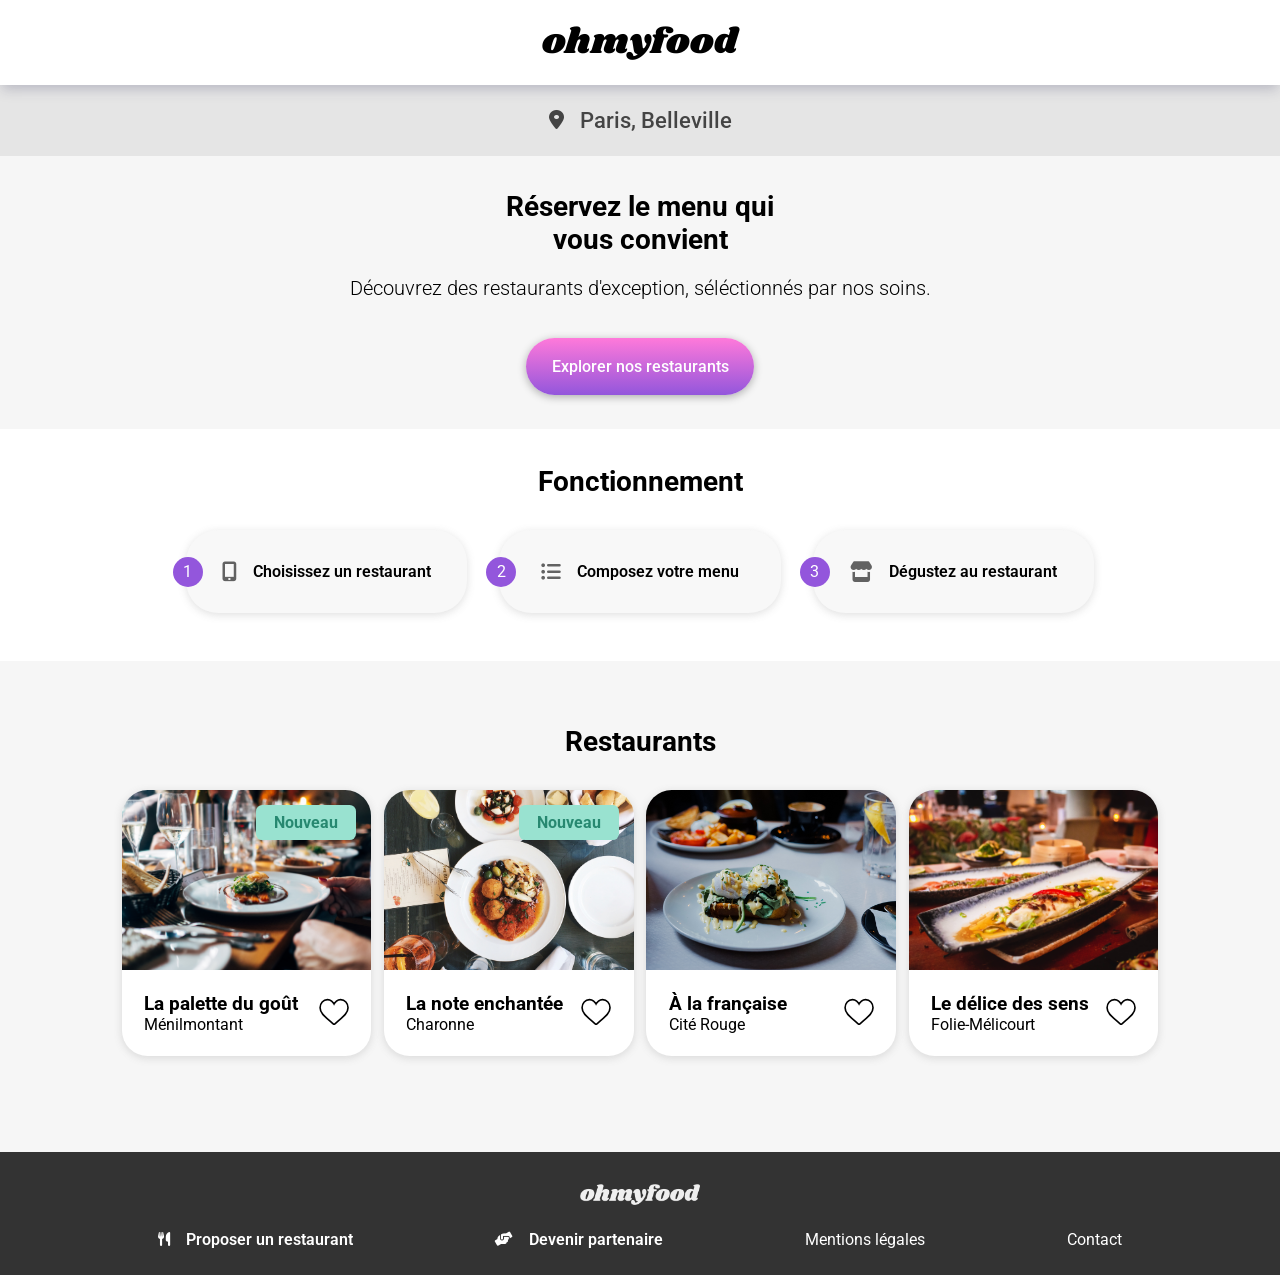
<file: index.html>
<!DOCTYPE html>
<html lang="fr">

<head>
    <meta charset="UTF-8">
    <meta http-equiv="X-UA-Compatible" content="IE=edge">
    <meta name="viewport" content="width=device-width, initial-scale=1.0">
    <title>ohmyfood | Réservez le menu qui vous convient</title>
    <link rel="stylesheet" href="https://cdnjs.cloudflare.com/ajax/libs/font-awesome/6.0.0/css/all.min.css"
        integrity="sha512-9usAa10IRO0HhonpyAIVpjrylPvoDwiPUiKdWk5t3PyolY1cOd4DSE0Ga+ri4AuTroPR5aQvXU9xC6qOPnzFeg=="
        crossorigin="anonymous" referrerpolicy="no-referrer" />
    <link rel="stylesheet" href="public/css/style.css">
</head>

<body>

    <div class="loader">
        <div class="loader__item"></div>
    </div>

    <!-- Header -->
    <header>
        <div class="header">
            <a href="index.html">
                <h1 class="header__title">ohmyfood</h1>
            </a>
        </div>
    </header>

    <!-- Main content -->
    <main>
        <!-- Location -->
        <div class="location">
            <div class="location__icon">
                <i class="fas fa-location-dot fa-lg"></i>
            </div>
            <div class="location__city">
                <p>Paris, Belleville</p>
            </div>
        </div>

        <!-- Hero -->
        <section class="hero">
            <div class="hero__box">
                <h2 class="hero__title">Réservez le menu qui vous convient</h2>
                <p class="hero__text">Découvrez des restaurants d'exception, séléctionnés par nos soins.</p>
            </div>
            <a href="#resto">
                <div class="btn">
                    Explorer nos restaurants
                </div>
            </a>
        </section>

        <!-- Process -->
        <section class="guides">
            <h2>Fonctionnement</h2>
            <div class="guides__box">
                <div class="guides__item">
                    <div class="guides__item__circle">1</div>
                    <div class="guides__item__icon">
                        <i class="fas fa-mobile-screen-button fa-lg"></i>
                    </div>
                    <div class="guides__item__txt">Choisissez un restaurant</div>
                </div>
                <div class="guides__item">
                    <div class="guides__item__circle">2</div>
                    <div class="guides__item__icon">
                        <i class="fas fa-list-ul fa-lg"></i>
                    </div>
                    <div class="guides__item__txt">Composez votre menu</div>
                </div>
                <div class="guides__item">
                    <div class="guides__item__circle">3</div>
                    <div class="guides__item__icon">
                        <i class="fas fa-store fa-lg"></i>
                    </div>
                    <div class="guides__item__txt">Dégustez au restaurant</div>
                </div>
            </div>
        </section>

        <!-- Restaurants -->
        <section id="resto" class="resto">
            <h2>Restaurants</h2>
            <div class="resto__container">
                <a class="resto__link" href="palette_du_gout.html">
                    <div class="resto__card resto__new">
                        <div class="resto__card__head">
                            <img src="public/assets/images/restaurants/la-palette-du-gout.jpg" alt="">
                        </div>
                        <div class="resto__card__body">
                            <div class="resto__card__desc">
                                <h3>La palette du goût</h3>
                                <p>Ménilmontant</p>
                            </div>
                            <div class="resto__card__heart">
                                <svg class="heart heart-full" viewBox="-20 0 550 550" xml:space="preserve">
                                    <path d="M376,30c-27.783,0-53.255,8.804-75.707,26.168c-21.525,16.647-35.856,37.85-44.293,53.268
                                           c-8.437-15.419-22.768-36.621-44.293-53.268C189.255,38.804,163.783,30,136,30C58.468,30,0,93.417,0,177.514
                                           c0,90.854,72.943,153.015,183.369,247.118c18.752,15.981,40.007,34.095,62.099,53.414C248.38,480.596,252.12,482,256,482
                                           s7.62-1.404,10.532-3.953c22.094-19.322,43.348-37.435,62.111-53.425C439.057,330.529,512,268.368,512,177.514
                                           C512,93.417,453.532,30,376,30z"></path>
                                    <defs>
                                        <linearGradient id="gradient">
                                            <stop offset="0%" stop-color="#9356DC"></stop>
                                            <stop offset="100%" stop-color="#FF79DA"></stop>
                                        </linearGradient>
                                    </defs>
                                </svg>

                                <svg class="heart heart-empty" viewBox="-20 0 550 550" xml:space="preserve">
                                    <path d="M376,30c-27.783,0-53.255,8.804-75.707,26.168c-21.525,16.647-35.856,37.85-44.293,53.268
                                           c-8.437-15.419-22.768-36.621-44.293-53.268C189.255,38.804,163.783,30,136,30C58.468,30,0,93.417,0,177.514
                                           c0,90.854,72.943,153.015,183.369,247.118c18.752,15.981,40.007,34.095,62.099,53.414C248.38,480.596,252.12,482,256,482
                                           s7.62-1.404,10.532-3.953c22.094-19.322,43.348-37.435,62.111-53.425C439.057,330.529,512,268.368,512,177.514
                                           C512,93.417,453.532,30,376,30z"></path>
                                </svg>
                            </div>
                        </div>
                    </div>
                </a>
                <a class="resto__link" href="note_enchantee.html">
                    <div class="resto__card resto__new">
                        <div class="resto__card__head">
                            <img src="public/assets/images/restaurants/la-note-enchantee.jpg" alt="">
                        </div>
                        <div class="resto__card__body">
                            <div class="resto__card__desc">
                                <h3>La note enchantée</h3>
                                <p>Charonne</p>
                            </div>
                            <div class="resto__card__heart">
                                <svg class="heart heart-full" viewBox="-20 0 550 550" xml:space="preserve">
                                    <path d="M376,30c-27.783,0-53.255,8.804-75.707,26.168c-21.525,16.647-35.856,37.85-44.293,53.268
                                           c-8.437-15.419-22.768-36.621-44.293-53.268C189.255,38.804,163.783,30,136,30C58.468,30,0,93.417,0,177.514
                                           c0,90.854,72.943,153.015,183.369,247.118c18.752,15.981,40.007,34.095,62.099,53.414C248.38,480.596,252.12,482,256,482
                                           s7.62-1.404,10.532-3.953c22.094-19.322,43.348-37.435,62.111-53.425C439.057,330.529,512,268.368,512,177.514
                                           C512,93.417,453.532,30,376,30z"></path>
                                    <defs>
                                        <linearGradient id="gradient2">
                                            <stop offset="0%" stop-color="#9356DC"></stop>
                                            <stop offset="100%" stop-color="#FF79DA"></stop>
                                        </linearGradient>
                                    </defs>
                                </svg>

                                <svg class="heart heart-empty" viewBox="-20 0 550 550" xml:space="preserve">
                                    <path d="M376,30c-27.783,0-53.255,8.804-75.707,26.168c-21.525,16.647-35.856,37.85-44.293,53.268
                                           c-8.437-15.419-22.768-36.621-44.293-53.268C189.255,38.804,163.783,30,136,30C58.468,30,0,93.417,0,177.514
                                           c0,90.854,72.943,153.015,183.369,247.118c18.752,15.981,40.007,34.095,62.099,53.414C248.38,480.596,252.12,482,256,482
                                           s7.62-1.404,10.532-3.953c22.094-19.322,43.348-37.435,62.111-53.425C439.057,330.529,512,268.368,512,177.514
                                           C512,93.417,453.532,30,376,30z"></path>
                                </svg>
                            </div>
                        </div>
                    </div>
                </a>
                <a class="resto__link" href="a_la_francaise.html">
                    <div class="resto__card">
                        <div class="resto__card__head">
                            <img src="public/assets/images/restaurants/a-la-francaise.jpg" alt="">
                        </div>
                        <div class="resto__card__body">
                            <div class="resto__card__desc">
                                <h3>À la française</h3>
                                <p>Cité Rouge</p>
                            </div>
                            <div class="resto__card__heart">
                                <svg class="heart heart-full" viewBox="-20 0 550 550" xml:space="preserve">
                                    <path d="M376,30c-27.783,0-53.255,8.804-75.707,26.168c-21.525,16.647-35.856,37.85-44.293,53.268
                                           c-8.437-15.419-22.768-36.621-44.293-53.268C189.255,38.804,163.783,30,136,30C58.468,30,0,93.417,0,177.514
                                           c0,90.854,72.943,153.015,183.369,247.118c18.752,15.981,40.007,34.095,62.099,53.414C248.38,480.596,252.12,482,256,482
                                           s7.62-1.404,10.532-3.953c22.094-19.322,43.348-37.435,62.111-53.425C439.057,330.529,512,268.368,512,177.514
                                           C512,93.417,453.532,30,376,30z"></path>
                                    <defs>
                                        <linearGradient id="gradient3">
                                            <stop offset="0%" stop-color="#9356DC"></stop>
                                            <stop offset="100%" stop-color="#FF79DA"></stop>
                                        </linearGradient>
                                    </defs>
                                </svg>

                                <svg class="heart heart-empty" viewBox="-20 0 550 550" xml:space="preserve">
                                    <path d="M376,30c-27.783,0-53.255,8.804-75.707,26.168c-21.525,16.647-35.856,37.85-44.293,53.268
                                           c-8.437-15.419-22.768-36.621-44.293-53.268C189.255,38.804,163.783,30,136,30C58.468,30,0,93.417,0,177.514
                                           c0,90.854,72.943,153.015,183.369,247.118c18.752,15.981,40.007,34.095,62.099,53.414C248.38,480.596,252.12,482,256,482
                                           s7.62-1.404,10.532-3.953c22.094-19.322,43.348-37.435,62.111-53.425C439.057,330.529,512,268.368,512,177.514
                                           C512,93.417,453.532,30,376,30z"></path>
                                </svg>
                            </div>
                        </div>
                    </div>
                </a>
                <a class="resto__link" href="delice_des_sens.html">
                    <div class="resto__card">
                        <div class="resto__card__head">
                            <img src="public/assets/images/restaurants/le-delice-des-sens.jpg" alt="">
                        </div>
                        <div class="resto__card__body">
                            <div class="resto__card__desc">
                                <h3>Le délice des sens</h3>
                                <p>Folie-Mélicourt</p>
                            </div>
                            <div class="resto__card__heart">
                                <svg class="heart heart-full" viewBox="-20 0 550 550" xml:space="preserve">
                                    <path d="M376,30c-27.783,0-53.255,8.804-75.707,26.168c-21.525,16.647-35.856,37.85-44.293,53.268
                                           c-8.437-15.419-22.768-36.621-44.293-53.268C189.255,38.804,163.783,30,136,30C58.468,30,0,93.417,0,177.514
                                           c0,90.854,72.943,153.015,183.369,247.118c18.752,15.981,40.007,34.095,62.099,53.414C248.38,480.596,252.12,482,256,482
                                           s7.62-1.404,10.532-3.953c22.094-19.322,43.348-37.435,62.111-53.425C439.057,330.529,512,268.368,512,177.514
                                           C512,93.417,453.532,30,376,30z"></path>
                                    <defs>
                                        <linearGradient id="gradient4">
                                            <stop offset="0%" stop-color="#9356DC"></stop>
                                            <stop offset="100%" stop-color="#FF79DA"></stop>
                                        </linearGradient>
                                    </defs>
                                </svg>

                                <svg class="heart heart-empty" viewBox="-20 0 550 550" xml:space="preserve">
                                    <path d="M376,30c-27.783,0-53.255,8.804-75.707,26.168c-21.525,16.647-35.856,37.85-44.293,53.268
                                           c-8.437-15.419-22.768-36.621-44.293-53.268C189.255,38.804,163.783,30,136,30C58.468,30,0,93.417,0,177.514
                                           c0,90.854,72.943,153.015,183.369,247.118c18.752,15.981,40.007,34.095,62.099,53.414C248.38,480.596,252.12,482,256,482
                                           s7.62-1.404,10.532-3.953c22.094-19.322,43.348-37.435,62.111-53.425C439.057,330.529,512,268.368,512,177.514
                                           C512,93.417,453.532,30,376,30z"></path>
                                </svg>
                            </div>
                        </div>
                    </div>
                </a>
            </div>
        </section>
    </main>

    <!-- Footer -->
    <footer class="footer">
        <div class="img__container">
            <img src="public/assets/images/logo/ohmyfood.png" alt="" class="footer__img">
        </div>
        <div class="footer__container">
            <div class="footer__row">
                <a class="icon-link" href="#">
                    <i class="fas fa-utensils fa-sm"></i>
                    <span class="accent-link">Proposer un restaurant</span>
                </a>
            </div>
            <div class="footer__row">
                <a class="icon-link" href=""><i class="fas fa-handshake-angle fa-sm"></i>
                    <span class="accent-link">Devenir partenaire</span>
                </a>
            </div>
            <div class="footer__row">
                <a href="#">
                    <span>Mentions légales</span>
                </a>
            </div>
            <div class="footer__row">
                <a href="mailto:alexperrier.pro@gmail.com">
                    <span>Contact</span>
                </a>
            </div>
        </div>
    </footer>
</body>

</html>
</file>
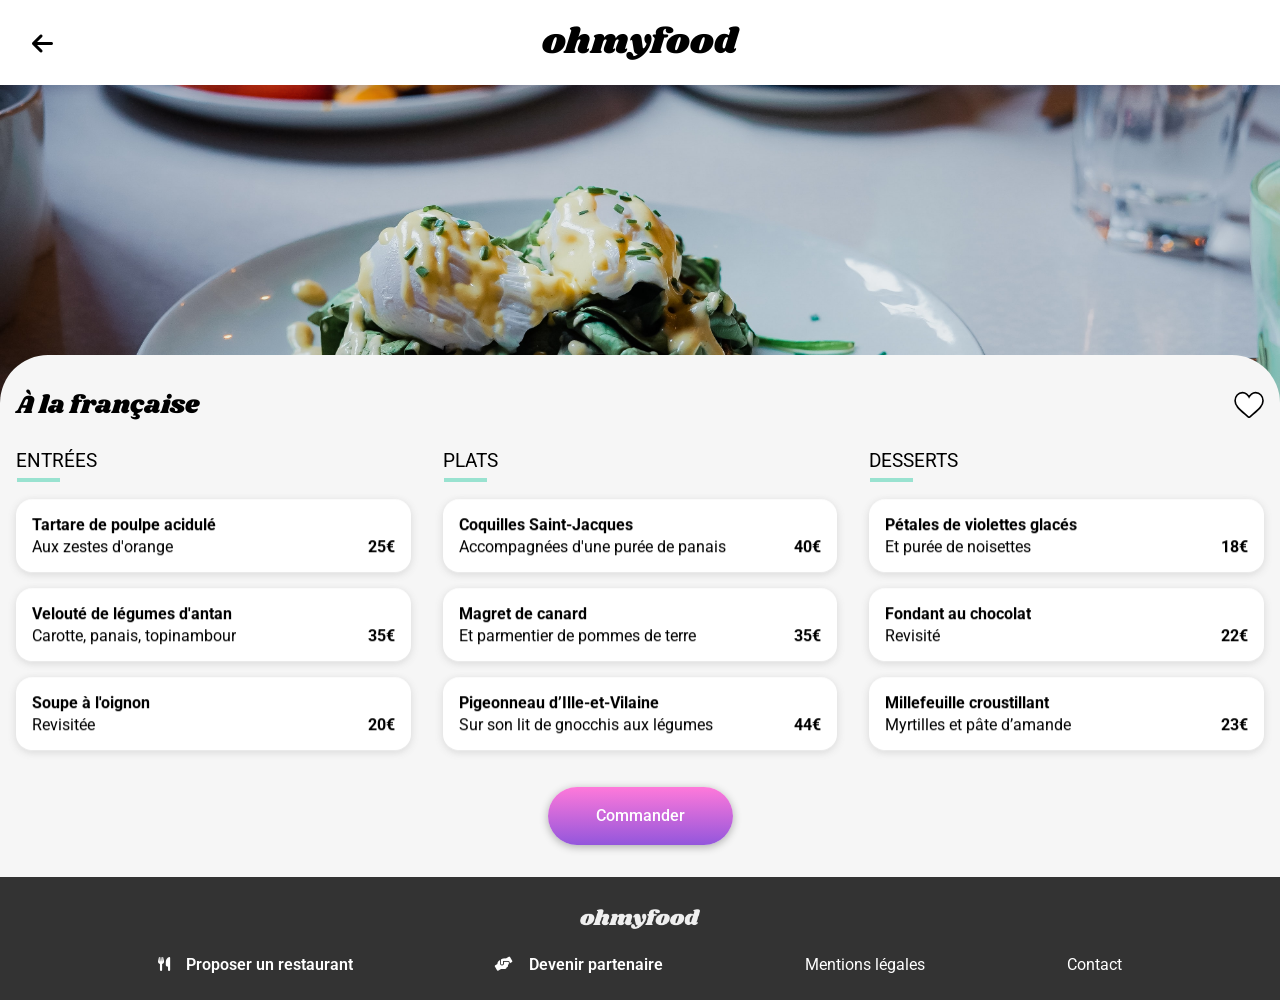
<file: a_la_francaise.html>
<!DOCTYPE html>
<html lang="fr">

<head>
    <meta charset="UTF-8">
    <meta http-equiv="X-UA-Compatible" content="IE=edge">
    <meta name="viewport" content="width=device-width, initial-scale=1.0">
    <title>ohmyfood | Carte du restaurant : La palette du goût</title>
    <link rel="stylesheet" href="https://cdnjs.cloudflare.com/ajax/libs/font-awesome/6.0.0/css/all.min.css" />
    <link rel="stylesheet" href="public/css/style.css">
</head>

<body>

    <!-- <div class="loader">
        <div class="loader__item"></div>
    </div> -->

    <!-- Header -->
    <header>
        <div class="header">
            <a href="index.html">
                <i class="header__icon fas fa-arrow-left fa-xl"></i>
                <h1 class="header__title">ohmyfood</h1>
            </a>
        </div>
    </header>

    <!-- Main Content -->
    <main>
        <!-- Background Image -->
        <div class="background">
            <img src="public/assets/images/restaurants/a-la-francaise.jpg" alt="" class="background__img">
        </div>

        <section class="palette">
            <div class="palette__wrapper">
                <div class="palette__header">
                    <h2 class="palette__title">À la française</h2>
                    <div class="resto__card__heart">
                        <svg class="heart heart-full" viewBox="-20 0 550 550" xml:space="preserve">
                            <path d="M376,30c-27.783,0-53.255,8.804-75.707,26.168c-21.525,16.647-35.856,37.85-44.293,53.268
                                   c-8.437-15.419-22.768-36.621-44.293-53.268C189.255,38.804,163.783,30,136,30C58.468,30,0,93.417,0,177.514
                                   c0,90.854,72.943,153.015,183.369,247.118c18.752,15.981,40.007,34.095,62.099,53.414C248.38,480.596,252.12,482,256,482
                                   s7.62-1.404,10.532-3.953c22.094-19.322,43.348-37.435,62.111-53.425C439.057,330.529,512,268.368,512,177.514
                                   C512,93.417,453.532,30,376,30z"></path>
                            <defs>
                                <linearGradient id="gradient">
                                    <stop offset="0%" stop-color="#9356DC"></stop>
                                    <stop offset="100%" stop-color="#FF79DA"></stop>
                                </linearGradient>
                            </defs>
                        </svg>

                        <svg class="heart heart-empty .heart--clr" viewBox="-20 0 550 550" xml:space="preserve">
                            <path d="M376,30c-27.783,0-53.255,8.804-75.707,26.168c-21.525,16.647-35.856,37.85-44.293,53.268
                                   c-8.437-15.419-22.768-36.621-44.293-53.268C189.255,38.804,163.783,30,136,30C58.468,30,0,93.417,0,177.514
                                   c0,90.854,72.943,153.015,183.369,247.118c18.752,15.981,40.007,34.095,62.099,53.414C248.38,480.596,252.12,482,256,482
                                   s7.62-1.404,10.532-3.953c22.094-19.322,43.348-37.435,62.111-53.425C439.057,330.529,512,268.368,512,177.514
                                   C512,93.417,453.532,30,376,30z"></path>
                        </svg>
                    </div>
                </div>
                <!-- 1 -->
                <div class="menus-flex">
                    <div class="starter">
                        <h3 class="dishes__title">Entrées</h3>
                        <div class="dishes">
                            <div class="dishes__menu" id="menu-1">
                                <div class="dishes__menu__desc">
                                    <h4 class="dishes__menu__title text-ellipsis">Tartare de poulpe acidulé</h4>
                                    <p class="text-ellipsis">Aux zestes d'orange</p>
                                </div>
                                <div class="dishes__menu__price">
                                    <strong>25€</strong>
                                </div>
                                <div class="dishes__menu__checkbox">
                                    <i class="fas fa-check-circle"></i>
                                </div>
                            </div>
                            <div class="dishes__menu" id="menu-2">
                                <div class="dishes__menu__desc">
                                    <h4 class="dishes__menu__title text-ellipsis">Velouté de légumes d'antan </h4>
                                    <p class="text-ellipsis">Carotte, panais, topinambour</p>
                                </div>
                                <div class="dishes__menu__price">
                                    <strong>35€</strong>
                                </div>
                                <div class="dishes__menu__checkbox">
                                    <i class="fas fa-check-circle"></i>
                                </div>
                            </div>
                            <div class="dishes__menu" id="menu-3">
                                <div class="dishes__menu__desc">
                                    <h4 class="dishes__menu__title text-ellipsis">Soupe à l'oignon</h4>
                                    <p class="text-ellipsis">Revisitée</p>
                                </div>
                                <div class="dishes__menu__price">
                                    <strong>20€</strong>
                                </div>
                                <div class="dishes__menu__checkbox">
                                    <i class="fas fa-check-circle"></i>
                                </div>
                            </div>
                        </div>
                    </div>
                    <!-- 2 -->
                    <div class="dish">
                        <h3 class="dishes__title">Plats</h3>
                        <div class="dishes">
                            <div class="dishes__menu" id="menu-4">
                                <div class="dishes__menu__desc">
                                    <h4 class="dishes__menu__title text-ellipsis">Coquilles Saint-Jacques</h4>
                                    <p class="text-ellipsis">Accompagnées d'une purée de panais</p>
                                </div>
                                <div class="dishes__menu__price">
                                    <strong>40€</strong>
                                </div>
                                <div class="dishes__menu__checkbox">
                                    <i class="fas fa-check-circle"></i>
                                </div>
                            </div>
                            <div class="dishes__menu" id="menu-5">
                                <div class="dishes__menu__desc">
                                    <h4 class="dishes__menu__title text-ellipsis">Magret de canard</h4>
                                    <p class="text-ellipsis">Et parmentier de pommes de terre</p>
                                </div>
                                <div class="dishes__menu__price">
                                    <strong>35€</strong>
                                </div>
                                <div class="dishes__menu__checkbox">
                                    <i class="fas fa-check-circle"></i>
                                </div>
                            </div>
                            <div class="dishes__menu" id="menu-6">
                                <div class="dishes__menu__desc">
                                    <h4 class="dishes__menu__title text-ellipsis">Pigeonneau d’Ille-et-Vilaine </h4>
                                    <p class="text-ellipsis">Sur son lit de gnocchis aux légumes</p>
                                </div>
                                <div class="dishes__menu__price">
                                    <strong>44€</strong>
                                </div>
                                <div class="dishes__menu__checkbox">
                                    <i class="fas fa-check-circle"></i>
                                </div>
                            </div>
                        </div>
                    </div>
                    <!-- 3 -->
                    <div class="desserts">
                        <h3 class="dishes__title">Desserts</h3>
                        <div class="dishes">
                            <div class="dishes__menu" id="menu-7">
                                <div class="dishes__menu__desc">
                                    <h4 class="dishes__menu__title text-ellipsis">Pétales de violettes glacés</h4>
                                    <p class="text-ellipsis">Et purée de noisettes</p>
                                </div>
                                <div class="dishes__menu__price">
                                    <strong>18€</strong>
                                </div>
                                <div class="dishes__menu__checkbox">
                                    <i class="fas fa-check-circle"></i>
                                </div>
                            </div>
                            <div class="dishes__menu" id="menu-8">
                                <div class="dishes__menu__desc">
                                    <h4 class="dishes__menu__title text-ellipsis">Fondant au chocolat</h4>
                                    <p class="text-ellipsis">Revisité</p>
                                </div>
                                <div class="dishes__menu__price">
                                    <strong>22€</strong>
                                </div>
                                <div class="dishes__menu__checkbox">
                                    <i class="fas fa-check-circle"></i>
                                </div>
                            </div>
                            <div class="dishes__menu" id="menu-9">
                                <div class="dishes__menu__desc">
                                    <h4 class="dishes__menu__title text-ellipsis">Millefeuille croustillant </h4>
                                    <p class="text-ellipsis">Myrtilles et pâte d’amande</p>
                                </div>
                                <div class="dishes__menu__price">
                                    <strong>23€</strong>
                                </div>
                                <div class="dishes__menu__checkbox">
                                    <i class="fas fa-check-circle"></i>
                                </div>
                            </div>
                        </div>
                    </div>
                </div>
                <!-- Bouton -->
                <div class="order-btn">
                    <a href="#resto">
                        <div class="btn">
                            Commander
                        </div>
                    </a>
                </div>
            </div>
        </section>
    </main>

    <footer class="footer">
        <div class="img__container">
            <img src="public/assets/images/logo/ohmyfood.png" alt="" class="footer__img">
        </div>
        <div class="footer__container">
            <div class="footer__row">
                <a class="icon-link" href="#">
                    <i class="fas fa-utensils fa-sm"></i>
                    <span class="accent-link">Proposer un restaurant</span>
                </a>
            </div>
            <div class="footer__row">
                <a class="icon-link" href=""><i class="fas fa-handshake-angle fa-sm"></i>
                    <span class="accent-link">Devenir partenaire</span>
                </a>
            </div>
            <div class="footer__row">
                <a href="#">
                    <span>Mentions légales</span>
                </a>
            </div>
            <div class="footer__row">
                <a href="mailto:alexperrier.pro@gmail.com">
                    <span>Contact</span>
                </a>
            </div>
        </div>
    </footer>

</body>

</html>
</file>
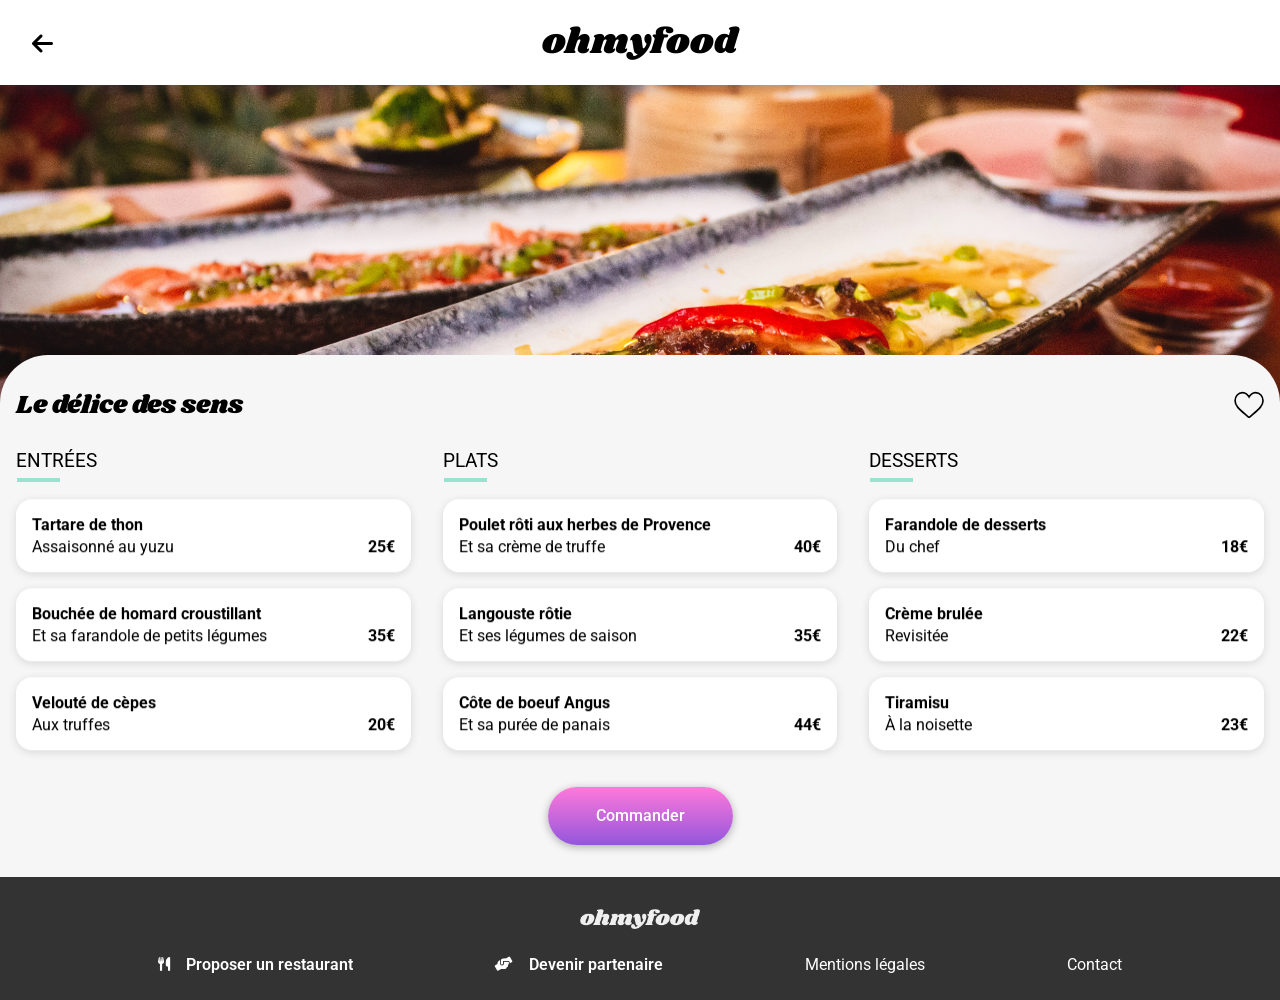
<file: delice_des_sens.html>
<!DOCTYPE html>
<html lang="fr">

<head>
    <meta charset="UTF-8">
    <meta http-equiv="X-UA-Compatible" content="IE=edge">
    <meta name="viewport" content="width=device-width, initial-scale=1.0">
    <title>ohmyfood | Carte du restaurant : La palette du goût</title>
    <link rel="stylesheet" href="https://cdnjs.cloudflare.com/ajax/libs/font-awesome/6.0.0/css/all.min.css" />
    <link rel="stylesheet" href="public/css/style.css">
</head>

<body>

    <!-- <div class="loader">
        <div class="loader__item"></div>
    </div> -->

    <!-- Header -->
    <header>
        <div class="header">
            <a href="index.html">
                <i class="header__icon fas fa-arrow-left fa-xl"></i>
                <h1 class="header__title">ohmyfood</h1>
            </a>
        </div>
    </header>

    <!-- Main Content -->
    <main>
        <!-- Background Image -->
        <div class="background">
            <img src="public/assets/images/restaurants/le-delice-des-sens.jpg" alt="" class="background__img">
        </div>

        <section class="palette">
            <div class="palette__wrapper">
                <div class="palette__header">
                    <h2 class="palette__title">Le délice des sens</h2>
                    <div class="resto__card__heart">
                        <svg class="heart heart-full" viewBox="-20 0 550 550" xml:space="preserve">
                            <path d="M376,30c-27.783,0-53.255,8.804-75.707,26.168c-21.525,16.647-35.856,37.85-44.293,53.268
                                   c-8.437-15.419-22.768-36.621-44.293-53.268C189.255,38.804,163.783,30,136,30C58.468,30,0,93.417,0,177.514
                                   c0,90.854,72.943,153.015,183.369,247.118c18.752,15.981,40.007,34.095,62.099,53.414C248.38,480.596,252.12,482,256,482
                                   s7.62-1.404,10.532-3.953c22.094-19.322,43.348-37.435,62.111-53.425C439.057,330.529,512,268.368,512,177.514
                                   C512,93.417,453.532,30,376,30z"></path>
                            <defs>
                                <linearGradient id="gradient">
                                    <stop offset="0%" stop-color="#9356DC"></stop>
                                    <stop offset="100%" stop-color="#FF79DA"></stop>
                                </linearGradient>
                            </defs>
                        </svg>

                        <svg class="heart heart-empty heart--clr" viewBox="-20 0 550 550" xml:space="preserve">
                            <path d="M376,30c-27.783,0-53.255,8.804-75.707,26.168c-21.525,16.647-35.856,37.85-44.293,53.268
                                   c-8.437-15.419-22.768-36.621-44.293-53.268C189.255,38.804,163.783,30,136,30C58.468,30,0,93.417,0,177.514
                                   c0,90.854,72.943,153.015,183.369,247.118c18.752,15.981,40.007,34.095,62.099,53.414C248.38,480.596,252.12,482,256,482
                                   s7.62-1.404,10.532-3.953c22.094-19.322,43.348-37.435,62.111-53.425C439.057,330.529,512,268.368,512,177.514
                                   C512,93.417,453.532,30,376,30z"></path>
                        </svg>
                    </div>
                </div>
                <!-- 1 -->
                <div class="menus-flex">
                    <div class="starter">
                        <h3 class="dishes__title">Entrées</h3>
                        <div class="dishes">
                            <div class="dishes__menu" id="menu-1">
                                <div class="dishes__menu__desc">
                                    <h4 class="dishes__menu__title text-ellipsis">Tartare de thon</h4>
                                    <p class="text-ellipsis">Assaisonné au yuzu</p>
                                </div>
                                <div class="dishes__menu__price">
                                    <strong>25€</strong>
                                </div>
                                <div class="dishes__menu__checkbox">
                                    <i class="fas fa-check-circle"></i>
                                </div>
                            </div>
                            <div class="dishes__menu" id="menu-2">
                                <div class="dishes__menu__desc">
                                    <h4 class="dishes__menu__title text-ellipsis">Bouchée de homard croustillant </h4>
                                    <p class="text-ellipsis">Et sa farandole de petits légumes</p>
                                </div>
                                <div class="dishes__menu__price">
                                    <strong>35€</strong>
                                </div>
                                <div class="dishes__menu__checkbox">
                                    <i class="fas fa-check-circle"></i>
                                </div>
                            </div>
                            <div class="dishes__menu" id="menu-3">
                                <div class="dishes__menu__desc">
                                    <h4 class="dishes__menu__title text-ellipsis">Velouté de cèpes</h4>
                                    <p class="text-ellipsis">Aux truffes</p>
                                </div>
                                <div class="dishes__menu__price">
                                    <strong>20€</strong>
                                </div>
                                <div class="dishes__menu__checkbox">
                                    <i class="fas fa-check-circle"></i>
                                </div>
                            </div>
                        </div>
                    </div>
                    <!-- 2 -->
                    <div class="dish">
                        <h3 class="dishes__title">Plats</h3>
                        <div class="dishes">
                            <div class="dishes__menu" id="menu-4">
                                <div class="dishes__menu__desc">
                                    <h4 class="dishes__menu__title text-ellipsis">Poulet rôti aux herbes de Provence
                                    </h4>
                                    <p class="text-ellipsis">Et sa crème de truffe</p>
                                </div>
                                <div class="dishes__menu__price">
                                    <strong>40€</strong>
                                </div>
                                <div class="dishes__menu__checkbox">
                                    <i class="fas fa-check-circle"></i>
                                </div>
                            </div>
                            <div class="dishes__menu" id="menu-5">
                                <div class="dishes__menu__desc">
                                    <h4 class="dishes__menu__title text-ellipsis">Langouste rôtie</h4>
                                    <p class="text-ellipsis">Et ses légumes de saison</p>
                                </div>
                                <div class="dishes__menu__price">
                                    <strong>35€</strong>
                                </div>
                                <div class="dishes__menu__checkbox">
                                    <i class="fas fa-check-circle"></i>
                                </div>
                            </div>
                            <div class="dishes__menu" id="menu-6">
                                <div class="dishes__menu__desc">
                                    <h4 class="dishes__menu__title text-ellipsis">Côte de boeuf Angus </h4>
                                    <p class="text-ellipsis">Et sa purée de panais</p>
                                </div>
                                <div class="dishes__menu__price">
                                    <strong>44€</strong>
                                </div>
                                <div class="dishes__menu__checkbox">
                                    <i class="fas fa-check-circle"></i>
                                </div>
                            </div>
                        </div>
                    </div>
                    <!-- 3 -->
                    <div class="desserts">
                        <h3 class="dishes__title">Desserts</h3>
                        <div class="dishes">
                            <div class="dishes__menu" id="menu-7">
                                <div class="dishes__menu__desc">
                                    <h4 class="dishes__menu__title text-ellipsis">Farandole de desserts</h4>
                                    <p class="text-ellipsis">Du chef</p>
                                </div>
                                <div class="dishes__menu__price">
                                    <strong>18€</strong>
                                </div>
                                <div class="dishes__menu__checkbox">
                                    <i class="fas fa-check-circle"></i>
                                </div>
                            </div>
                            <div class="dishes__menu" id="menu-8">
                                <div class="dishes__menu__desc">
                                    <h4 class="dishes__menu__title text-ellipsis">Crème brulée</h4>
                                    <p class="text-ellipsis">Revisitée</p>
                                </div>
                                <div class="dishes__menu__price">
                                    <strong>22€</strong>
                                </div>
                                <div class="dishes__menu__checkbox">
                                    <i class="fas fa-check-circle"></i>
                                </div>
                            </div>
                            <div class="dishes__menu" id="menu-9">
                                <div class="dishes__menu__desc">
                                    <h4 class="dishes__menu__title text-ellipsis">Tiramisu </h4>
                                    <p class="text-ellipsis">À la noisette</p>
                                </div>
                                <div class="dishes__menu__price">
                                    <strong>23€</strong>
                                </div>
                                <div class="dishes__menu__checkbox">
                                    <i class="fas fa-check-circle"></i>
                                </div>
                            </div>
                        </div>
                    </div>
                </div>
                <!-- Bouton -->
                <div class="order-btn">
                    <a href="#resto">
                        <div class="btn">
                            Commander
                        </div>
                    </a>
                </div>
            </div>
        </section>
    </main>

    <footer class="footer">
        <div class="img__container">
            <img src="public/assets/images/logo/ohmyfood.png" alt="" class="footer__img">
        </div>
        <div class="footer__container">
            <div class="footer__row">
                <a class="icon-link" href="#">
                    <i class="fas fa-utensils fa-sm"></i>
                    <span class="accent-link">Proposer un restaurant</span>
                </a>
            </div>
            <div class="footer__row">
                <a class="icon-link" href=""><i class="fas fa-handshake-angle fa-sm"></i>
                    <span class="accent-link">Devenir partenaire</span>
                </a>
            </div>
            <div class="footer__row">
                <a href="#">
                    <span>Mentions légales</span>
                </a>
            </div>
            <div class="footer__row">
                <a href="mailto:alexperrier.pro@gmail.com">
                    <span>Contact</span>
                </a>
            </div>
        </div>
    </footer>

</body>

</html>
</file>
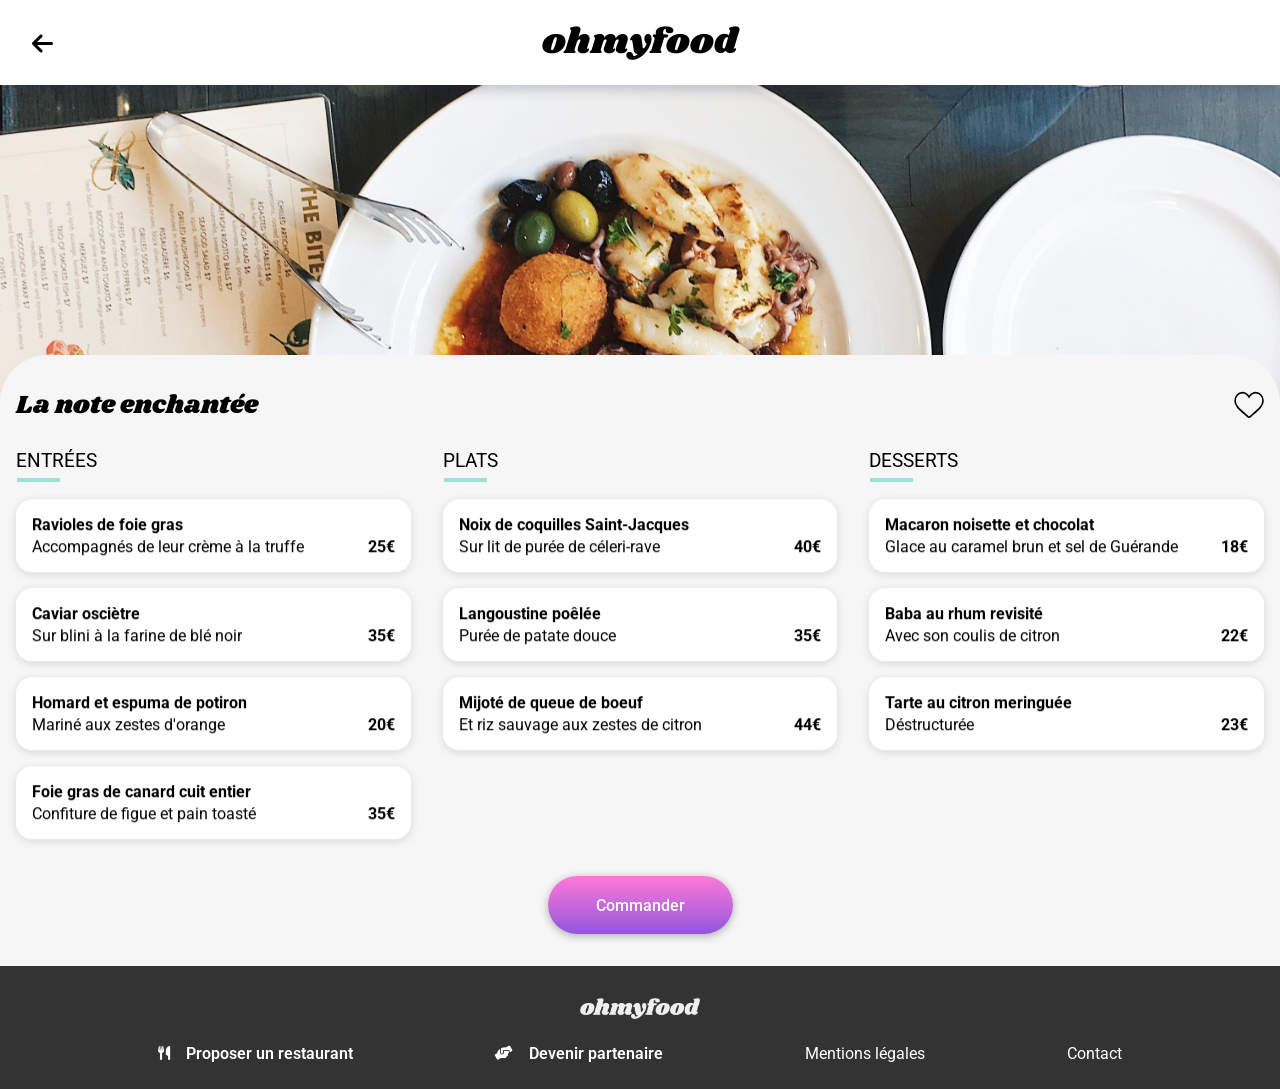
<file: note_enchantee.html>
<!DOCTYPE html>
<html lang="fr">

<head>
    <meta charset="UTF-8">
    <meta http-equiv="X-UA-Compatible" content="IE=edge">
    <meta name="viewport" content="width=device-width, initial-scale=1.0">
    <title>ohmyfood | Carte du restaurant : La palette du goût</title>
    <link rel="stylesheet" href="https://cdnjs.cloudflare.com/ajax/libs/font-awesome/6.0.0/css/all.min.css" />
    <link rel="stylesheet" href="public/css/style.css">
</head>

<body>

    <!-- <div class="loader">
        <div class="loader__item"></div>
    </div> -->

    <!-- Header -->
    <header>
        <div class="header">
            <a href="index.html">
                <i class="header__icon fas fa-arrow-left fa-xl"></i>
                <h1 class="header__title">ohmyfood</h1>
            </a>
        </div>
    </header>

    <!-- Main Content -->
    <main>
        <!-- Background Image -->
        <div class="background">
            <img src="public/assets/images/restaurants/la-note-enchantee.jpg" alt="" class="background__img">
        </div>

        <section class="palette">
            <div class="palette__wrapper">
                <div class="palette__header">
                    <h2 class="palette__title">La note enchantée</h2>
                    <div class="resto__card__heart">
                        <svg class="heart heart-full" viewBox="-20 0 550 550" xml:space="preserve">
                            <path d="M376,30c-27.783,0-53.255,8.804-75.707,26.168c-21.525,16.647-35.856,37.85-44.293,53.268
                                   c-8.437-15.419-22.768-36.621-44.293-53.268C189.255,38.804,163.783,30,136,30C58.468,30,0,93.417,0,177.514
                                   c0,90.854,72.943,153.015,183.369,247.118c18.752,15.981,40.007,34.095,62.099,53.414C248.38,480.596,252.12,482,256,482
                                   s7.62-1.404,10.532-3.953c22.094-19.322,43.348-37.435,62.111-53.425C439.057,330.529,512,268.368,512,177.514
                                   C512,93.417,453.532,30,376,30z"></path>
                            <defs>
                                <linearGradient id="gradient">
                                    <stop offset="0%" stop-color="#9356DC"></stop>
                                    <stop offset="100%" stop-color="#FF79DA"></stop>
                                </linearGradient>
                            </defs>
                        </svg>

                        <svg class="heart heart-empty heart--clr" viewBox="-20 0 550 550" xml:space="preserve">
                            <path d="M376,30c-27.783,0-53.255,8.804-75.707,26.168c-21.525,16.647-35.856,37.85-44.293,53.268
                                   c-8.437-15.419-22.768-36.621-44.293-53.268C189.255,38.804,163.783,30,136,30C58.468,30,0,93.417,0,177.514
                                   c0,90.854,72.943,153.015,183.369,247.118c18.752,15.981,40.007,34.095,62.099,53.414C248.38,480.596,252.12,482,256,482
                                   s7.62-1.404,10.532-3.953c22.094-19.322,43.348-37.435,62.111-53.425C439.057,330.529,512,268.368,512,177.514
                                   C512,93.417,453.532,30,376,30z"></path>
                        </svg>
                    </div>
                </div>
                <!-- 1 -->
                <div class="menus-flex">
                    <div class="starter">
                        <h3 class="dishes__title">Entrées</h3>
                        <div class="dishes">
                            <div class="dishes__menu" id="menu-1">
                                <div class="dishes__menu__desc">
                                    <h4 class="dishes__menu__title text-ellipsis">Ravioles de foie gras</h4>
                                    <p class="text-ellipsis">Accompagnés de leur crème à la truffe</p>
                                </div>
                                <div class="dishes__menu__price">
                                    <strong>25€</strong>
                                </div>
                                <div class="dishes__menu__checkbox">
                                    <i class="fas fa-check-circle"></i>
                                </div>
                            </div>
                            <div class="dishes__menu" id="menu-2">
                                <div class="dishes__menu__desc">
                                    <h4 class="dishes__menu__title text-ellipsis">Caviar osciètre</h4>
                                    <p class="text-ellipsis">Sur blini à la farine de blé noir</p>
                                </div>
                                <div class="dishes__menu__price">
                                    <strong>35€</strong>
                                </div>
                                <div class="dishes__menu__checkbox">
                                    <i class="fas fa-check-circle"></i>
                                </div>
                            </div>
                            <div class="dishes__menu" id="menu-3">
                                <div class="dishes__menu__desc">
                                    <h4 class="dishes__menu__title text-ellipsis">Homard et espuma de potiron</h4>
                                    <p class="text-ellipsis">Mariné aux zestes d'orange</p>
                                </div>
                                <div class="dishes__menu__price">
                                    <strong>20€</strong>
                                </div>
                                <div class="dishes__menu__checkbox">
                                    <i class="fas fa-check-circle"></i>
                                </div>
                            </div>
                            <div class="dishes__menu" id="menu-4">
                                <div class="dishes__menu__desc">
                                    <h4 class="dishes__menu__title text-ellipsis">Foie gras de canard cuit entier</h4>
                                    <p class="text-ellipsis">Confiture de figue et pain toasté</p>
                                </div>
                                <div class="dishes__menu__price">
                                    <strong>35€</strong>
                                </div>
                                <div class="dishes__menu__checkbox">
                                    <i class="fas fa-check-circle"></i>
                                </div>
                            </div>
                        </div>
                    </div>
                    <!-- 2 -->
                    <div class="dish">
                        <h3 class="dishes__title">Plats</h3>
                        <div class="dishes">
                            <div class="dishes__menu" id="menu-5">
                                <div class="dishes__menu__desc">
                                    <h4 class="dishes__menu__title text-ellipsis">Noix de coquilles Saint-Jacques</h4>
                                    <p class="text-ellipsis">Sur lit de purée de céleri-rave</p>
                                </div>
                                <div class="dishes__menu__price">
                                    <strong>40€</strong>
                                </div>
                                <div class="dishes__menu__checkbox">
                                    <i class="fas fa-check-circle"></i>
                                </div>
                            </div>
                            <div class="dishes__menu" id="menu-6">
                                <div class="dishes__menu__desc">
                                    <h4 class="dishes__menu__title text-ellipsis">Langoustine poêlée</h4>
                                    <p class="text-ellipsis">Purée de patate douce</p>
                                </div>
                                <div class="dishes__menu__price">
                                    <strong>35€</strong>
                                </div>
                                <div class="dishes__menu__checkbox">
                                    <i class="fas fa-check-circle"></i>
                                </div>
                            </div>
                            <div class="dishes__menu" id="menu-7">
                                <div class="dishes__menu__desc">
                                    <h4 class="dishes__menu__title text-ellipsis">Mijoté de queue de boeuf </h4>
                                    <p class="text-ellipsis">Et riz sauvage aux zestes de citron</p>
                                </div>
                                <div class="dishes__menu__price">
                                    <strong>44€</strong>
                                </div>
                                <div class="dishes__menu__checkbox">
                                    <i class="fas fa-check-circle"></i>
                                </div>
                            </div>
                        </div>
                    </div>
                    <!-- 3 -->
                    <div class="desserts">
                        <h3 class="dishes__title">Desserts</h3>
                        <div class="dishes">
                            <div class="dishes__menu" id="menu-8">
                                <div class="dishes__menu__desc">
                                    <h4 class="dishes__menu__title text-ellipsis">Macaron noisette et chocolat</h4>
                                    <p class="text-ellipsis">Glace au caramel brun et sel de Guérande</p>
                                </div>
                                <div class="dishes__menu__price">
                                    <strong>18€</strong>
                                </div>
                                <div class="dishes__menu__checkbox">
                                    <i class="fas fa-check-circle"></i>
                                </div>
                            </div>
                            <div class="dishes__menu" id="menu-9">
                                <div class="dishes__menu__desc">
                                    <h4 class="dishes__menu__title text-ellipsis">Baba au rhum revisité </h4>
                                    <p class="text-ellipsis">Avec son coulis de citron</p>
                                </div>
                                <div class="dishes__menu__price">
                                    <strong>22€</strong>
                                </div>
                                <div class="dishes__menu__checkbox">
                                    <i class="fas fa-check-circle"></i>
                                </div>
                            </div>
                            <div class="dishes__menu" id="menu-10">
                                <div class="dishes__menu__desc">
                                    <h4 class="dishes__menu__title text-ellipsis">Tarte au citron meringuée </h4>
                                    <p class="text-ellipsis">Déstructurée</p>
                                </div>
                                <div class="dishes__menu__price">
                                    <strong>23€</strong>
                                </div>
                                <div class="dishes__menu__checkbox">
                                    <i class="fas fa-check-circle"></i>
                                </div>
                            </div>
                        </div>
                    </div>
                </div>
                <!-- Bouton -->
                <div class="order-btn">
                    <a href="#resto">
                        <div class="btn">
                            Commander
                        </div>
                    </a>
                </div>
            </div>
        </section>
    </main>

    <footer class="footer">
        <div class="img__container">
            <img src="public/assets/images/logo/ohmyfood.png" alt="" class="footer__img">
        </div>
        <div class="footer__container">
            <div class="footer__row">
                <a class="icon-link" href="#">
                    <i class="fas fa-utensils fa-sm"></i>
                    <span class="accent-link">Proposer un restaurant</span>
                </a>
            </div>
            <div class="footer__row">
                <a class="icon-link" href=""><i class="fas fa-handshake-angle fa-sm"></i>
                    <span class="accent-link">Devenir partenaire</span>
                </a>
            </div>
            <div class="footer__row">
                <a href="#">
                    <span>Mentions légales</span>
                </a>
            </div>
            <div class="footer__row">
                <a href="mailto:alexperrier.pro@gmail.com">
                    <span>Contact</span>
                </a>
            </div>
        </div>
    </footer>

</body>

</html>
</file>
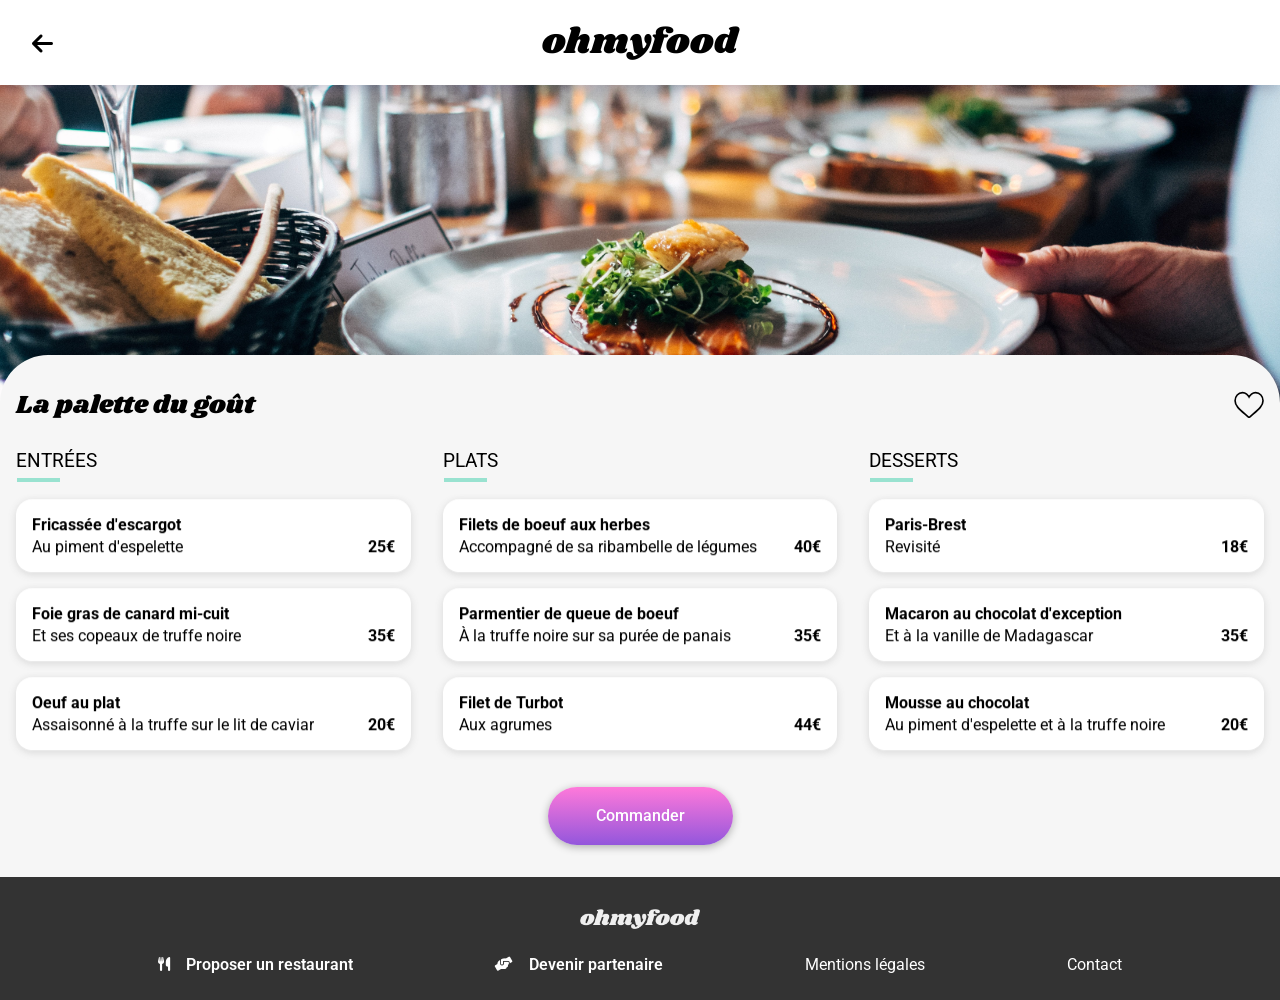
<file: palette_du_gout.html>
<!DOCTYPE html>
<html lang="fr">

<head>
    <meta charset="UTF-8">
    <meta http-equiv="X-UA-Compatible" content="IE=edge">
    <meta name="viewport" content="width=device-width, initial-scale=1.0">
    <title>ohmyfood | Carte du restaurant : La palette du goût</title>
    <link rel="stylesheet" href="https://cdnjs.cloudflare.com/ajax/libs/font-awesome/6.0.0/css/all.min.css" />
    <link rel="stylesheet" href="public/css/style.css">
</head>

<body>

    <!-- <div class="loader">
        <div class="loader__item"></div>
    </div> -->

    <!-- Header -->
    <header>
        <div class="header">
            <a href="index.html">
                <i class="header__icon fas fa-arrow-left fa-xl"></i>
                <h1 class="header__title">ohmyfood</h1>
            </a>
        </div>
    </header>

    <!-- Main Content -->
    <main>
        <!-- Background Image -->
        <div class="background">
            <img src="public/assets/images/restaurants/la-palette-du-gout.jpg" alt="" class="background__img">
        </div>

        <section class="palette">
            <div class="palette__wrapper">
                <div class="palette__header">
                    <h2 class="palette__title">La palette du goût</h2>
                    <div class="resto__card__heart">
                        <svg class="heart heart-full" viewBox="-20 0 550 550" xml:space="preserve">
                            <path d="M376,30c-27.783,0-53.255,8.804-75.707,26.168c-21.525,16.647-35.856,37.85-44.293,53.268
                                   c-8.437-15.419-22.768-36.621-44.293-53.268C189.255,38.804,163.783,30,136,30C58.468,30,0,93.417,0,177.514
                                   c0,90.854,72.943,153.015,183.369,247.118c18.752,15.981,40.007,34.095,62.099,53.414C248.38,480.596,252.12,482,256,482
                                   s7.62-1.404,10.532-3.953c22.094-19.322,43.348-37.435,62.111-53.425C439.057,330.529,512,268.368,512,177.514
                                   C512,93.417,453.532,30,376,30z"></path>
                            <defs>
                                <linearGradient id="gradient">
                                    <stop offset="0%" stop-color="#9356DC"></stop>
                                    <stop offset="100%" stop-color="#FF79DA"></stop>
                                </linearGradient>
                            </defs>
                        </svg>

                        <svg class="heart heart-empty heart--clr" viewBox="-20 0 550 550" xml:space="preserve">
                            <path d="M376,30c-27.783,0-53.255,8.804-75.707,26.168c-21.525,16.647-35.856,37.85-44.293,53.268
                                   c-8.437-15.419-22.768-36.621-44.293-53.268C189.255,38.804,163.783,30,136,30C58.468,30,0,93.417,0,177.514
                                   c0,90.854,72.943,153.015,183.369,247.118c18.752,15.981,40.007,34.095,62.099,53.414C248.38,480.596,252.12,482,256,482
                                   s7.62-1.404,10.532-3.953c22.094-19.322,43.348-37.435,62.111-53.425C439.057,330.529,512,268.368,512,177.514
                                   C512,93.417,453.532,30,376,30z"></path>
                        </svg>
                    </div>
                </div>
                <!-- 1 -->
                <div class="menus-flex">
                    <div class="starter">
                        <h3 class="dishes__title">Entrées</h3>
                        <div class="dishes">
                            <div class="dishes__menu" id="menu-1">
                                <div class="dishes__menu__desc">
                                    <h4 class="dishes__menu__title text-ellipsis">Fricassée d'escargot</h4>
                                    <p class="text-ellipsis">Au piment d'espelette</p>
                                </div>
                                <div class="dishes__menu__price">
                                    <strong>25€</strong>
                                </div>
                                <div class="dishes__menu__checkbox">
                                    <i class="fas fa-check-circle"></i>
                                </div>
                            </div>
                            <div class="dishes__menu" id="menu-2">
                                <div class="dishes__menu__desc">
                                    <h4 class="dishes__menu__title text-ellipsis">Foie gras de canard mi-cuit</h4>
                                    <p class="text-ellipsis">Et ses copeaux de truffe noire</p>
                                </div>
                                <div class="dishes__menu__price">
                                    <strong>35€</strong>
                                </div>
                                <div class="dishes__menu__checkbox">
                                    <i class="fas fa-check-circle"></i>
                                </div>
                            </div>
                            <div class="dishes__menu" id="menu-3">
                                <div class="dishes__menu__desc">
                                    <h4 class="dishes__menu__title text-ellipsis">Oeuf au plat</h4>
                                    <p class="text-ellipsis">Assaisonné à la truffe sur le lit de caviar</p>
                                </div>
                                <div class="dishes__menu__price">
                                    <strong>20€</strong>
                                </div>
                                <div class="dishes__menu__checkbox">
                                    <i class="fas fa-check-circle"></i>
                                </div>
                            </div>
                        </div>
                    </div>
                    <!-- 2 -->
                    <div class="dish">
                        <h3 class="dishes__title">Plats</h3>
                        <div class="dishes">
                            <div class="dishes__menu" id="menu-4">
                                <div class="dishes__menu__desc">
                                    <h4 class="dishes__menu__title text-ellipsis">Filets de boeuf aux herbes</h4>
                                    <p class="text-ellipsis">Accompagné de sa ribambelle de légumes</p>
                                </div>
                                <div class="dishes__menu__price">
                                    <strong>40€</strong>
                                </div>
                                <div class="dishes__menu__checkbox">
                                    <i class="fas fa-check-circle"></i>
                                </div>
                            </div>
                            <div class="dishes__menu" id="menu-5">
                                <div class="dishes__menu__desc">
                                    <h4 class="dishes__menu__title text-ellipsis">Parmentier de queue de boeuf</h4>
                                    <p class="text-ellipsis">À la truffe noire sur sa purée de panais</p>
                                </div>
                                <div class="dishes__menu__price">
                                    <strong>35€</strong>
                                </div>
                                <div class="dishes__menu__checkbox">
                                    <i class="fas fa-check-circle"></i>
                                </div>
                            </div>
                            <div class="dishes__menu" id="menu-6">
                                <div class="dishes__menu__desc">
                                    <h4 class="dishes__menu__title text-ellipsis">Filet de Turbot</h4>
                                    <p class="text-ellipsis">Aux agrumes</p>
                                </div>
                                <div class="dishes__menu__price">
                                    <strong>44€</strong>
                                </div>
                                <div class="dishes__menu__checkbox">
                                    <i class="fas fa-check-circle"></i>
                                </div>
                            </div>
                        </div>
                    </div>
                    <!-- 3 -->
                    <div class="desserts">
                        <h3 class="dishes__title">Desserts</h3>
                        <div class="dishes">
                            <div class="dishes__menu" id="menu-7">
                                <div class="dishes__menu__desc">
                                    <h4 class="dishes__menu__title text-ellipsis">Paris-Brest</h4>
                                    <p class="text-ellipsis">Revisité</p>
                                </div>
                                <div class="dishes__menu__price">
                                    <strong>18€</strong>
                                </div>
                                <div class="dishes__menu__checkbox">
                                    <i class="fas fa-check-circle"></i>
                                </div>
                            </div>
                            <div class="dishes__menu" id="menu-8">
                                <div class="dishes__menu__desc">
                                    <h4 class="dishes__menu__title text-ellipsis">Macaron au chocolat d'exception</h4>
                                    <p class="text-ellipsis">Et à la vanille de Madagascar</p>
                                </div>
                                <div class="dishes__menu__price">
                                    <strong>35€</strong>
                                </div>
                                <div class="dishes__menu__checkbox">
                                    <i class="fas fa-check-circle"></i>
                                </div>
                            </div>
                            <div class="dishes__menu" id="menu-9">
                                <div class="dishes__menu__desc">
                                    <h4 class="dishes__menu__title text-ellipsis">Mousse au chocolat</h4>
                                    <p class="text-ellipsis">Au piment d'espelette et à la truffe noire</p>
                                </div>
                                <div class="dishes__menu__price">
                                    <strong>20€</strong>
                                </div>
                                <div class="dishes__menu__checkbox">
                                    <i class="fas fa-check-circle"></i>
                                </div>
                            </div>
                        </div>
                    </div>
                </div>
                <!-- Bouton -->
                <div class="order-btn">
                    <a href="#resto">
                        <div class="btn">
                            Commander
                        </div>
                    </a>
                </div>
            </div>
        </section>
    </main>

    <footer class="footer">
        <div class="img__container">
            <img src="public/assets/images/logo/ohmyfood.png" alt="" class="footer__img">
        </div>
        <div class="footer__container">
            <div class="footer__row">
                <a class="icon-link" href="#">
                    <i class="fas fa-utensils fa-sm"></i>
                    <span class="accent-link">Proposer un restaurant</span>
                </a>
            </div>
            <div class="footer__row">
                <a class="icon-link" href=""><i class="fas fa-handshake-angle fa-sm"></i>
                    <span class="accent-link">Devenir partenaire</span>
                </a>
            </div>
            <div class="footer__row">
                <a href="#">
                    <span>Mentions légales</span>
                </a>
            </div>
            <div class="footer__row">
                <a href="mailto:alexperrier.pro@gmail.com">
                    <span>Contact</span>
                </a>
            </div>
        </div>
    </footer>

</body>

</html>
</file>
<file: public/css/style.css>
@import url("https://fonts.googleapis.com/css2?family=Roboto:wght@300;400;500;700&family=Shrikhand&display=swap");
*,
*::before,
*::after {
  box-sizing: border-box;
  scroll-behavior: smooth;
}

body,
section,
main {
  font-family: "Roboto", sans-serif;
  margin: 0;
}

h1,
h2,
h3 {
  margin: 0;
}

a {
  text-decoration: none;
  color: inherit;
}

.btn {
  padding: 1.2rem 1.6rem;
  border-radius: 3rem;
  opacity: 1;
  background: linear-gradient(180deg, #FF79DA 0%, #9356DC 100%);
  color: #fff;
  font-weight: 500;
  box-shadow: rgba(0, 0, 0, 0.3) 0px 2px 8px 0px;
}
.btn:hover {
  cursor: pointer;
  opacity: 0.8;
  transition: 0.3s;
  box-shadow: rgba(0, 0, 0, 0.8) 0px 2px 8px 0px;
}

.header {
  display: flex;
  justify-content: center;
  align-items: center;
  padding: 1rem;
  z-index: 10;
  position: relative;
  box-shadow: rgba(50, 50, 93, 0.25) 0px 6px 12px -2px;
}
.header__title {
  font-family: "Shrikhand", cursive;
  font-weight: 500;
  font-size: 2.25rem;
}
.header__icon {
  position: absolute;
  top: 50%;
  left: 2rem;
}

.footer {
  background: rgba(0, 0, 0, 0.8);
  padding: 1rem;
  color: #fff;
}
.footer__img {
  filter: contrast(1) invert(1);
  width: 120px;
  margin: 1rem 0;
}
.footer__row {
  padding: 0.6rem 0;
}
.footer .icon-link {
  display: flex;
  align-items: center;
  gap: 1rem;
}
.footer .accent-link {
  font-weight: 600;
}

@media (min-width: 769px) {
  .footer__container {
    display: flex;
    justify-content: space-evenly;
  }

  .img__container {
    display: flex;
    justify-content: center;
    align-items: center;
  }
}
.location {
  display: flex;
  justify-content: center;
  align-items: center;
  gap: 1rem;
  background-color: rgba(0, 0, 0, 0.1);
  color: rgba(0, 0, 0, 0.7);
}
.location__city {
  font-weight: 500;
  font-size: 1.4rem;
}

.hero {
  display: flex;
  flex-direction: column;
  align-items: center;
  padding: 2.125rem;
  background-color: #f6f6f6;
  text-align: center;
}
.hero__box {
  display: flex;
  justify-content: center;
  align-items: center;
  flex-direction: column;
  margin-bottom: 1.125rem;
}
.hero__title {
  max-width: 300px;
  font-size: 1.75rem;
}
.hero__text {
  font-size: 1.25rem;
  font-weight: 300;
}

.guides {
  margin-top: 1.25rem;
  padding: 1rem;
}
.guides h2 {
  font-size: 1.75rem;
  margin-bottom: 2rem;
}
.guides__box {
  display: flex;
  flex-direction: column;
  gap: 1.5rem;
  margin-inline: 0.6rem;
}
.guides__item {
  display: flex;
  align-items: center;
  gap: 1rem;
  flex: 1;
  padding: 2rem 0;
  position: relative;
  border-radius: 2rem;
  background-color: rgba(189, 187, 187, 0.1);
  box-shadow: rgba(99, 99, 99, 0.2) 0px 2px 8px 0px;
}
.guides__item:hover {
  background-color: rgba(147, 86, 220, 0.1);
  cursor: pointer;
  transition: 0.4s;
  box-shadow: rgba(0, 0, 0, 0.8) 0px 2px 8px 0px;
}
.guides__item:hover > .guides__item__icon {
  opacity: 1;
  color: #9356DC;
}
.guides__item__circle {
  position: absolute;
  top: 50%;
  left: -13px;
  width: 30px;
  height: 30px;
  display: flex;
  justify-content: center;
  align-items: center;
  transform: translateY(-50%);
  background-color: #9356DC;
  color: white;
  padding: 0.6rem;
  border-radius: 50%;
  font-size: 1rem;
}
.guides__item__icon {
  opacity: 0.6;
  margin-left: 2.25rem;
}
.guides__item__txt {
  font-weight: 600;
}

.resto {
  margin-top: 2rem;
  padding: 4rem 1rem 2rem 1rem;
  background-color: #f6f6f6;
}
.resto h2 {
  font-size: 1.75rem;
  margin-bottom: 2rem;
}
.resto__container {
  display: flex;
  flex-direction: column;
  flex-wrap: wrap;
  gap: 0.8rem;
  margin-bottom: 4rem;
}
.resto__link {
  width: 100%;
}
.resto__card {
  background-color: #fff;
  border-radius: 1.6rem;
  position: relative;
  display: flex;
  flex-direction: column;
  box-shadow: rgba(99, 99, 99, 0.2) 0px 2px 8px 0px;
}
.resto__card:hover {
  cursor: pointer;
  opacity: 0.8;
  transition: 0.3s;
  box-shadow: rgba(0, 0, 0, 0.8) 0px 2px 8px 0px;
}
.resto__card__head {
  height: 180px;
}
.resto__card__head img {
  width: 100%;
  height: 100%;
  object-fit: cover;
  border-radius: 1.6rem 1.6rem 0 0;
}
.resto__card__body {
  position: relative;
  padding: 0 1.4rem;
  display: flex;
  align-items: center;
  justify-content: space-between;
}
.resto__card__desc {
  padding: 1.4rem 0;
}
.resto__card__desc p {
  margin: 0;
}
.resto__card__heart {
  display: flex;
  justify-content: center;
  align-items: center;
  width: 30px;
}
.resto__card__heart .heart {
  cursor: pointer;
  fill: #fff;
  stroke: #000;
  stroke-width: 30;
}
.resto__card__heart .heart--clr {
  fill: #f6f6f6;
}
.resto__card__heart .heart-full {
  width: 30px;
  position: absolute;
  fill: url(#gradient);
  stroke: none;
}
.resto__card__heart .heart-empty {
  width: 30px;
  position: relative;
}
.resto__card__heart .heart-empty:active {
  opacity: 0;
  transition: 0.5s;
}
.resto__new::before {
  content: "Nouveau";
  position: absolute;
  top: 15px;
  right: 15px;
  width: 100px;
  padding: 0.5rem;
  text-align: center;
  font-weight: bold;
  border-radius: 0.4rem;
  background-color: #99E2D0;
  color: #278870;
}

@media (min-width: 900px) {
  .guides__box {
    flex-direction: row;
    flex-wrap: wrap;
  }
}
@media (min-width: 1024px) {
  .guides__item {
    justify-content: center;
  }

  .guides__item__icon {
    margin: 0;
  }
}
@media (min-width: 1200px) {
  .guides__box {
    gap: 2rem;
    padding: 0 10rem;
  }
}
@media (min-width: 769px) {
  .resto__container {
    flex-direction: row;
    justify-content: center;
  }

  .resto__link {
    width: 40%;
  }
}
@media (min-width: 1200px) {
  .resto__container {
    justify-content: center;
  }

  .resto__link {
    width: 20%;
  }

  .resto__card__heart .heart-empty:hover {
    opacity: 0;
    transition: 0.5s;
  }
}
@media (min-width: 768px) {
  .guides h2,
.resto h2 {
    display: flex;
    justify-content: center;
    align-items: center;
  }

  .resto h2 {
    margin-bottom: 2rem;
  }
}
.loader {
  height: 100vh;
  position: fixed;
  left: 0;
  right: 0;
  top: 0;
  bottom: 0;
  background: #000;
  z-index: 100;
  margin: auto;
  visibility: hidden;
  animation: loader 3s;
  display: flex;
  justify-content: center;
  align-items: center;
}
.loader__item {
  width: 100px;
  height: 100px;
  border-radius: 50%;
  border-top: 10px solid #9356DC;
  border-bottom: 10px solid #FF79DA;
  animation: spinning-item 3s ease-in-out;
}

@keyframes loader {
  0% {
    visibility: visible;
    opacity: 0.9;
  }
  70% {
    opacity: 0.9;
  }
  100% {
    opacity: 0;
    visibility: hidden;
  }
}
@keyframes spinning-item {
  0% {
    opacity: 1;
  }
  70% {
    opacity: 1;
  }
  100% {
    transform: rotate(360deg);
    opacity: 0;
  }
}
.background {
  height: 350px;
}
.background__img {
  width: 100%;
  height: 100%;
  object-fit: cover;
}

.palette {
  max-width: 1440px;
  margin: 0 auto;
  position: relative;
  margin-top: -80px;
  background-color: #f6f6f6;
  border-radius: 3rem 3rem 0 0;
}
.palette__wrapper {
  padding: 2rem 1rem;
}
.palette__title {
  font-family: "Shrikhand";
  font-weight: 400;
  font-size: 1.6rem;
}
.palette__header {
  display: flex;
  align-items: center;
  justify-content: space-between;
}

.menus-flex {
  display: flex;
  flex-direction: column;
}

.dishes {
  display: flex;
  flex-direction: column;
  gap: 1rem;
  margin-top: 2rem;
}
.dishes__title {
  position: relative;
  text-transform: uppercase;
  font-weight: 400;
  margin-top: 1.6rem;
}
.dishes__title::after {
  content: "";
  position: absolute;
  width: 43px;
  height: 4px;
  top: 28px;
  left: 1px;
  background: #99E2D0;
}
.dishes__menu {
  background-color: #fff;
  border-radius: 1rem;
  padding: 0 1rem;
  display: flex;
  overflow: hidden;
  align-items: center;
  justify-content: space-between;
  position: relative;
  box-shadow: rgba(99, 99, 99, 0.2) 0px 2px 8px 0px;
  animation: showing-menus 1s both;
}
.dishes__menu__checkbox {
  transition: transform 0.3s;
  transform: scaleX(0);
}
.dishes__menu__checkbox i {
  transition: transform 0.5s;
}
.dishes__menu:hover > .dishes__menu__checkbox {
  transform: scaleX(1);
  transform-origin: right;
  display: flex;
  justify-content: center;
  align-items: center;
}
.dishes__menu:hover > .dishes__menu__checkbox i {
  transform: rotate(360deg);
}
.dishes__menu:hover > .dishes__menu__price {
  margin-right: 5rem;
  transition: 0.2s ease-in-out;
}
.dishes__menu:not(:hover) > .dishes__menu__checkbox {
  transform: scaleX(0);
  transform-origin: right;
  display: flex;
  justify-content: center;
  align-items: center;
}
.dishes__menu__desc {
  overflow: hidden;
}
.dishes__menu__desc .text-ellipsis {
  overflow: hidden;
  text-overflow: ellipsis;
  white-space: nowrap;
}
.dishes__menu__desc > * {
  margin: 0;
}
.dishes__menu__desc p {
  margin-top: 0.2rem;
}
.dishes__menu__desc, .dishes__menu__price {
  padding: 1rem 0;
}
.dishes__menu__price {
  align-self: flex-end;
}
.dishes__menu__checkbox {
  background-color: #99E2D0;
  border-radius: 0 1rem 1rem 0;
  position: absolute;
  display: none;
  width: 60px;
  height: 100%;
  padding: 0 1rem;
  right: 0;
}
.dishes__menu__checkbox:hover {
  cursor: pointer;
}
.dishes__menu__checkbox i {
  color: #fff;
  font-size: 2rem;
}

.order-btn {
  display: flex;
  justify-content: center;
  align-items: center;
  margin-top: 2rem;
}

.order-btn .btn {
  padding: 1.2rem 3rem;
}

@media (min-width: 1200px) {
  .menus-flex {
    flex-direction: row;
    justify-content: center;
    gap: 2rem;
  }

  .starter, .dish, .desserts {
    flex: 1;
  }
}
@keyframes showing-menus {
  0% {
    opacity: 0;
    transform: translateY(0);
  }
  100% {
    opacity: 1;
    transform: translateY(-0.3rem);
  }
}
#menu-1 {
  animation-delay: 0.1s;
}

#menu-2 {
  animation-delay: 0.2s;
}

#menu-3 {
  animation-delay: 0.3s;
}

#menu-4 {
  animation-delay: 0.4s;
}

#menu-5 {
  animation-delay: 0.5s;
}

#menu-6 {
  animation-delay: 0.6s;
}

#menu-7 {
  animation-delay: 0.7s;
}

#menu-8 {
  animation-delay: 0.8s;
}

#menu-9 {
  animation-delay: 0.9s;
}

#menu-10 {
  animation-delay: 1s;
}

/*# sourceMappingURL=style.css.map */
</file>
